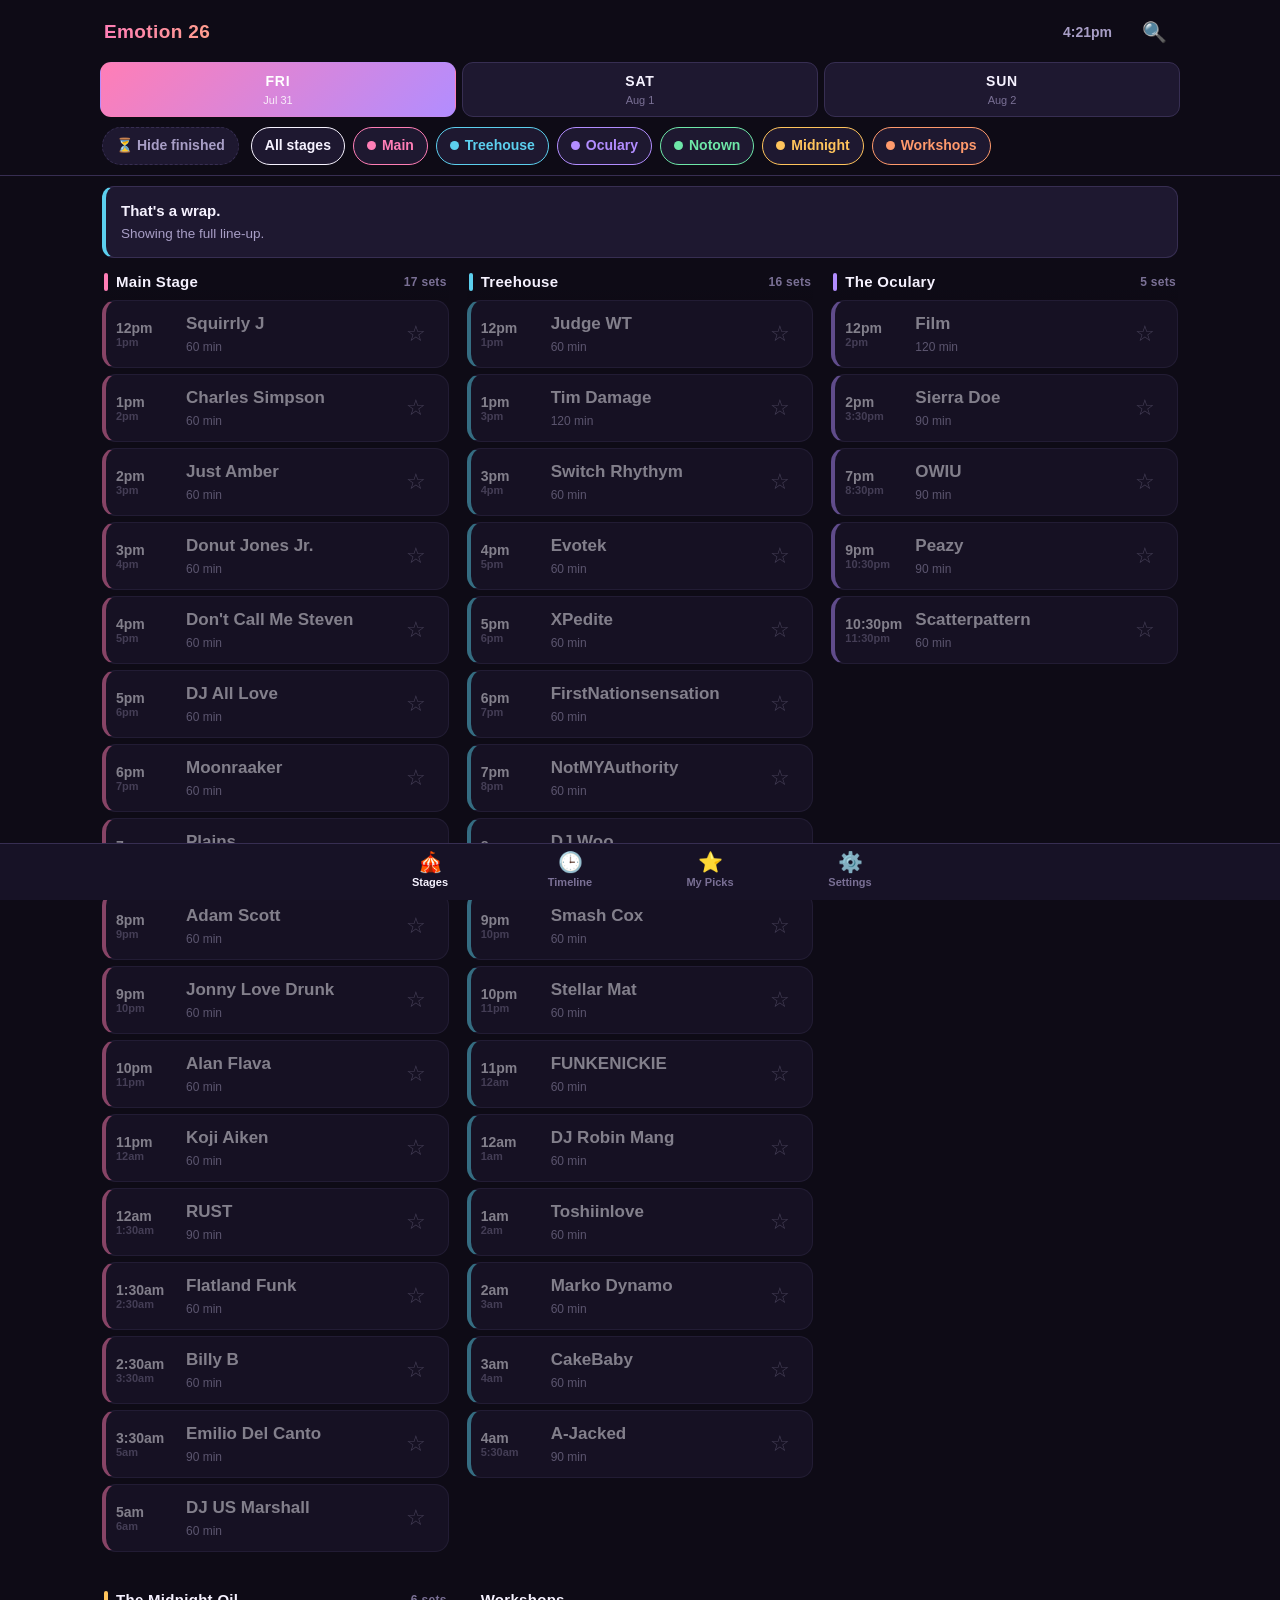
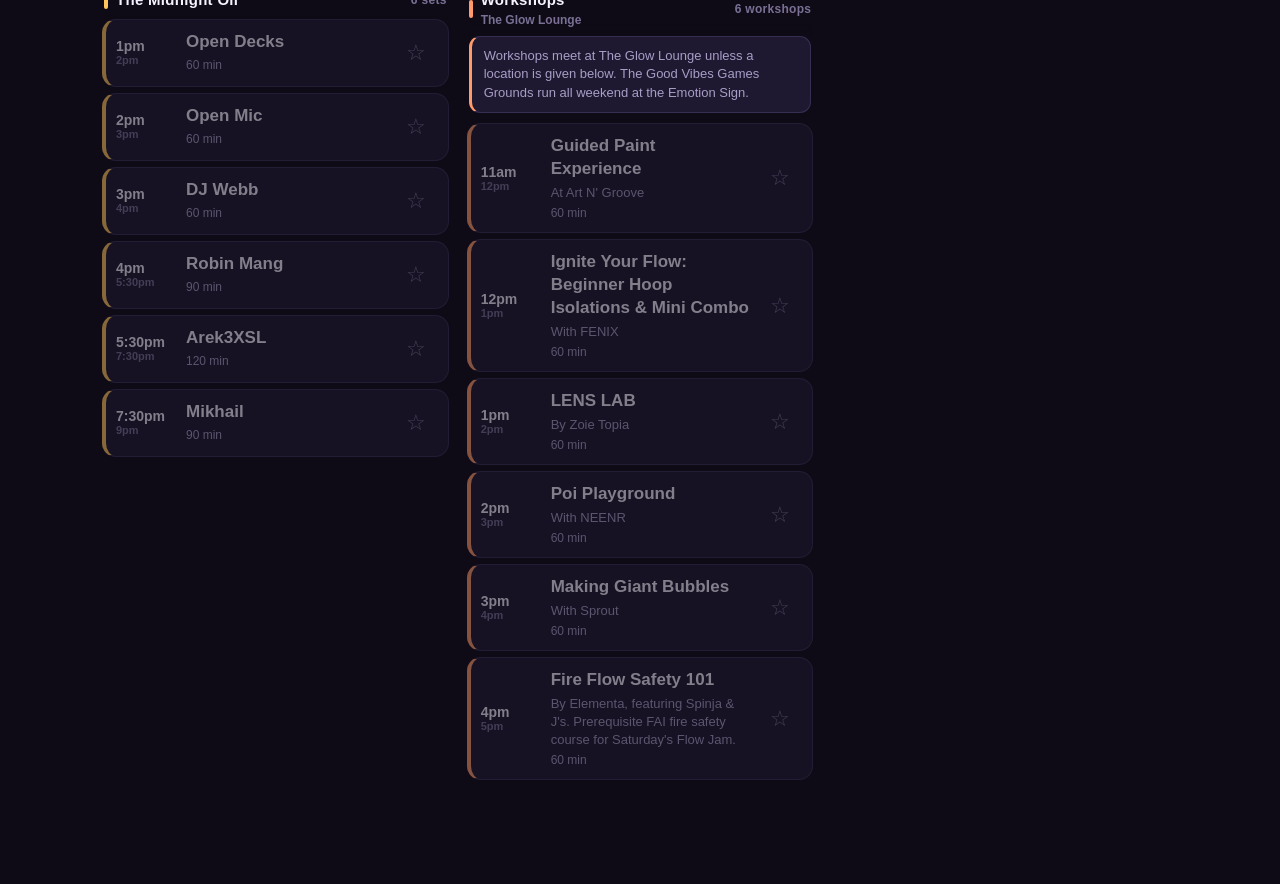
<file: index.html>
<!DOCTYPE html>
<html lang="en" data-theme="dark">
<head>
<meta charset="utf-8">
<meta name="viewport" content="width=device-width, initial-scale=1, viewport-fit=cover">
<meta name="theme-color" content="#0e0b16">
<meta name="description" content="Emotion 26 — the full three-day lineup across five stages, plus the workshop track. Star your sets, get a heads-up before each one, works with no signal.">

<!-- Link previews. og:image must be an absolute URL or scrapers ignore it. -->
<meta property="og:type" content="website">
<meta property="og:site_name" content="Emotion 26">
<meta property="og:title" content="Emotion 26 — Festival Schedule">
<meta property="og:description" content="Fri–Sun, July 31 – August 2, 2026. Five stages plus workshops, 152 sessions. Star the ones you want and get a heads-up before each starts. Works with no signal.">
<meta property="og:url" content="https://sociussolutions.github.io/emotion26/">
<meta property="og:image" content="https://sociussolutions.github.io/emotion26/assets/og.png">
<meta property="og:image:width" content="1200">
<meta property="og:image:height" content="630">
<meta property="og:image:alt" content="Emotion 26 — full lineup, five stages plus workshops, July 31 to August 2, 2026.">
<meta name="twitter:card" content="summary_large_image">
<meta name="twitter:title" content="Emotion 26 — Festival Schedule">
<meta name="twitter:description" content="Five stages plus workshops, 152 sessions. Star the ones you want and get a heads-up before each starts.">
<meta name="twitter:image" content="https://sociussolutions.github.io/emotion26/assets/og.png">

<meta name="apple-mobile-web-app-capable" content="yes">
<meta name="apple-mobile-web-app-status-bar-style" content="black-translucent">
<meta name="apple-mobile-web-app-title" content="Emotion 26">
<title>Emotion 26 — Schedule</title>
<link rel="manifest" href="manifest.webmanifest">
<link rel="icon" href="assets/icon.svg" type="image/svg+xml">
<link rel="apple-touch-icon" href="assets/icon-180.png">
<link rel="stylesheet" href="css/app.css">
</head>
<body>

<header class="app-head">
  <div class="head-row">
    <div class="brand" id="brand">Emotion 26</div>
    <button class="clock" id="clock" title="Jump to what's on now" aria-label="Jump to what's on now"></button>
    <button class="icon-btn" id="searchToggle" aria-pressed="false" aria-label="Search artists">🔍</button>
  </div>

  <div class="searchwrap" id="searchWrap">
    <input type="search" id="search" placeholder="Search artists…" autocomplete="off"
           enterkeyhint="search" aria-label="Search artists">
  </div>

  <div class="days" id="days" role="tablist" aria-label="Festival day"></div>

  <div class="filters" id="stageFilters" aria-label="Filter by stage"></div>
</header>

<section class="nowbar" id="nowbar" hidden>
  <h2 id="nowTitle">On now</h2>
  <div class="now-scroll" id="nowScroll"></div>
</section>

<main id="view" aria-live="polite"></main>

<div class="installbar" id="installBar" hidden>
  <div class="ib-icon" aria-hidden="true">
    <img src="assets/icon-192.png" alt="" width="44" height="44">
  </div>
  <div class="ib-text">
    <strong id="installTitle">Add to your home screen</strong>
    <span id="installBody">Works with no signal, and it's the only way to get set reminders.</span>
  </div>
  <button class="ib-go" id="installGo" hidden>Install</button>
  <button class="ib-x" id="installClose" aria-label="Dismiss">✕</button>
</div>

<nav class="tabbar" role="tablist" aria-label="Views">
  <button data-view="stages"   role="tab" aria-selected="true"><span class="ic">🎪</span>Stages</button>
  <button data-view="timeline" role="tab" aria-selected="false"><span class="ic">🕒</span>Timeline</button>
  <button data-view="mine"     role="tab" aria-selected="false"><span class="ic">⭐</span>My Picks<span class="pill" id="pickCount" hidden>0</span></button>
  <button data-view="settings" role="tab" aria-selected="false"><span class="ic">⚙️</span>Settings</button>
</nav>

<div class="sheet-back" id="sheetBack" hidden>
  <div class="sheet" role="dialog" aria-modal="true" aria-labelledby="sheetTitle">
    <div class="grab"></div>
    <h2 id="sheetTitle">Settings</h2>

    <h3>Reminders</h3>
    <div class="row">
      <div class="lbl">Notify me before my sets
        <small id="notifyState">Off</small>
      </div>
      <button class="switch" id="notifyToggle" aria-pressed="false" aria-label="Enable reminders"></button>
    </div>
    <div class="row">
      <div class="lbl">Heads-up time</div>
      <div class="seg" id="leadSeg" role="group" aria-label="Reminder lead time">
        <button data-lead="5"  aria-pressed="false">5m</button>
        <button data-lead="10" aria-pressed="true">10m</button>
        <button data-lead="15" aria-pressed="false">15m</button>
        <button data-lead="30" aria-pressed="false">30m</button>
      </div>
    </div>
    <p class="note" id="notifyNote">
      Reminders fire from this page, so keep it open — or add it to your home screen
      (Share → Add to Home Screen) and leave it running in the background.
      This also covers the occasional festival announcement.
    </p>
    <button class="btn" id="testNotify">Send a test reminder</button>

    <h3>Display</h3>
    <div class="row">
      <div class="lbl">Theme</div>
      <div class="seg" id="themeSeg" role="group" aria-label="Theme">
        <button data-theme="dark"  aria-pressed="true">Dark</button>
        <button data-theme="light" aria-pressed="false">Light</button>
      </div>
    </div>
    <div class="row">
      <div class="lbl">Hide sets that already ended
        <small>Same as the ⏳ chip on the schedule</small>
      </div>
      <button class="switch" id="hidePastToggle" aria-pressed="false" aria-label="Hide past sets"></button>
    </div>
    <div class="row">
      <div class="lbl">Clock
        <small>12-hour or 24-hour</small>
      </div>
      <div class="seg" id="clockSeg" role="group" aria-label="Clock format">
        <button data-clock="12" aria-pressed="true">12h</button>
        <button data-clock="24" aria-pressed="false">24h</button>
      </div>
    </div>

    <h3>This app</h3>
    <div class="row">
      <div class="lbl">Add to home screen
        <small id="installState">Opens full-screen, works offline, and reminders only fire from here on iPhone.</small>
      </div>
      <div class="seg"><button id="installFromSettings" hidden>Install</button></div>
    </div>
    <p class="note" id="installDiag"></p>

    <h3>Share</h3>
    <div class="seg qr-seg" id="qrSeg" role="group" aria-label="What to share">
      <button data-qr="app" aria-pressed="true">The schedule</button>
      <button data-qr="mine" aria-pressed="false">My picks</button>
    </div>

    <div class="qr-card">
      <button class="qr-holder" id="qrHolder" aria-label="Show the code full screen">
        <canvas id="qrCanvas" width="320" height="320" role="img"
                aria-label="QR code linking to the schedule"></canvas>
      </button>
      <p class="qr-cap" id="qrCap">Point a phone camera at this to open the schedule.</p>
      <p class="qr-url" id="qrUrl"></p>
    </div>

    <button class="btn primary" id="shareBtn">Share my schedule</button>
    <button class="btn" id="copyLinkBtn">Copy link</button>
    <button class="btn" id="copyTextBtn">Copy my picks as text</button>
    <button class="btn danger" id="clearBtn">Clear all picks</button>
    <p class="note" id="storeNote"></p>

    <h3>Version</h3>
    <div class="row">
      <div class="lbl">You're running <strong id="verNum">—</strong>
        <small id="verWhen">—</small>
      </div>
    </div>
    <button class="btn" id="refreshBtn">Check for updates</button>
    <p class="note">
      Not seeing a change that should be there? Tap <strong>Check for updates</strong> —
      it clears the saved copy of the app and reloads. Your starred sets are kept.
    </p>
    <p class="note">
      Still stuck? Pull down to refresh twice — the first reload fetches the
      update, the second shows it. If it's on your home screen, close it fully
      and reopen. As a last resort, clear this site's data in your browser
      settings; you'll lose your picks, so grab a share link first.
    </p>

    <h3>About</h3>
    <p class="about">
      The full <strong>Emotion 26</strong> line-up — five stages plus workshops —
      in one page that keeps working when the signal doesn't.
    </p>
    <p class="about">
      Developed by <strong>Randal Boiteau</strong> / DJ Alphagroove<br>
      <a href="mailto:djalpha@gmail.com">djalpha@gmail.com</a>
    </p>
    <p class="about dim">
      Times are transcribed from the printed schedules. Spot something wrong?
      Send it over and it'll be fixed.
    </p>

    <button class="btn" id="closeSheet" style="margin-top:20px">Done</button>
  </div>
</div>

<div class="qr-full" id="qrFull" hidden>
  <button class="qr-full-close" id="qrFullClose" aria-label="Close">✕</button>
  <div class="qr-full-inner">
    <canvas id="qrFullCanvas" role="img" aria-label="QR code linking to the schedule"></canvas>
    <p id="qrFullCap">Scan to open the Emotion 26 schedule</p>
  </div>
</div>

<div id="toast" role="status" aria-live="polite"></div>

<script src="js/qr.js"></script>
<script src="js/data.js"></script>
<script src="js/app.js"></script>
</body>
</html>
</file>
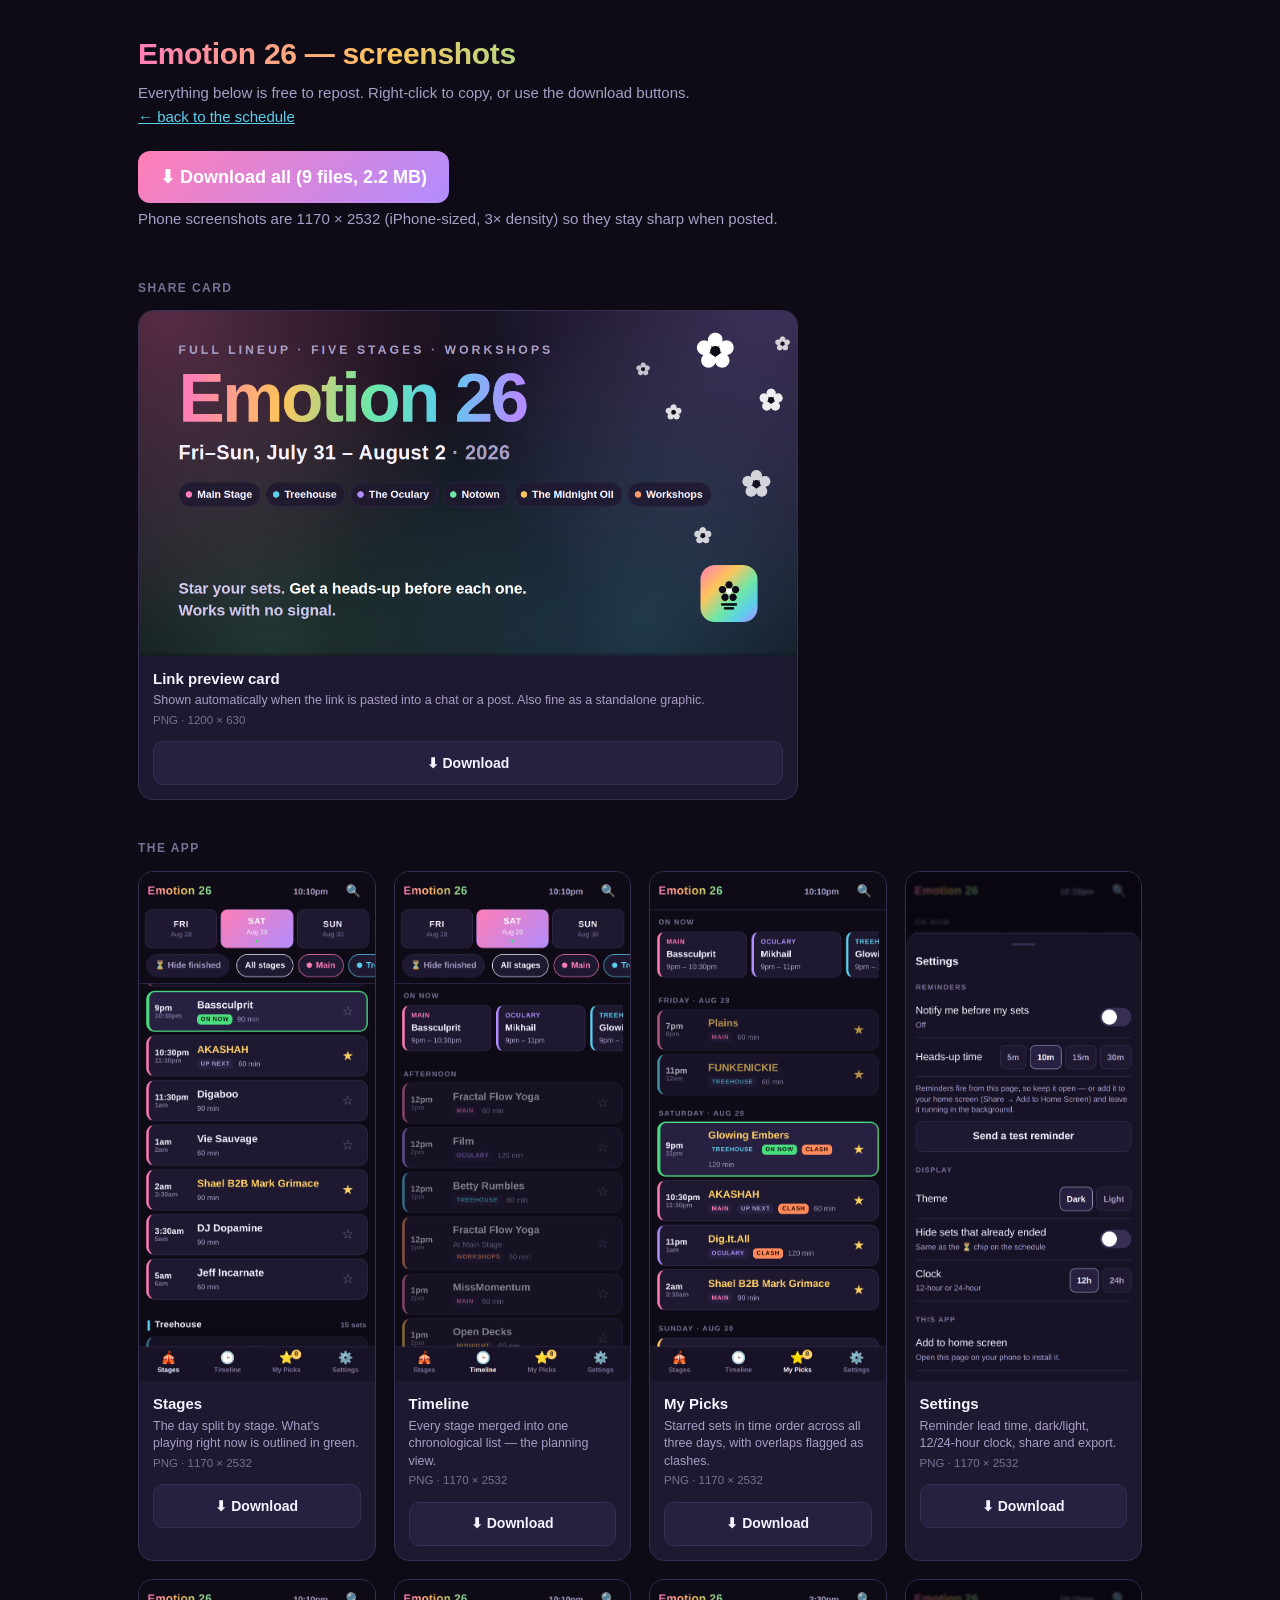
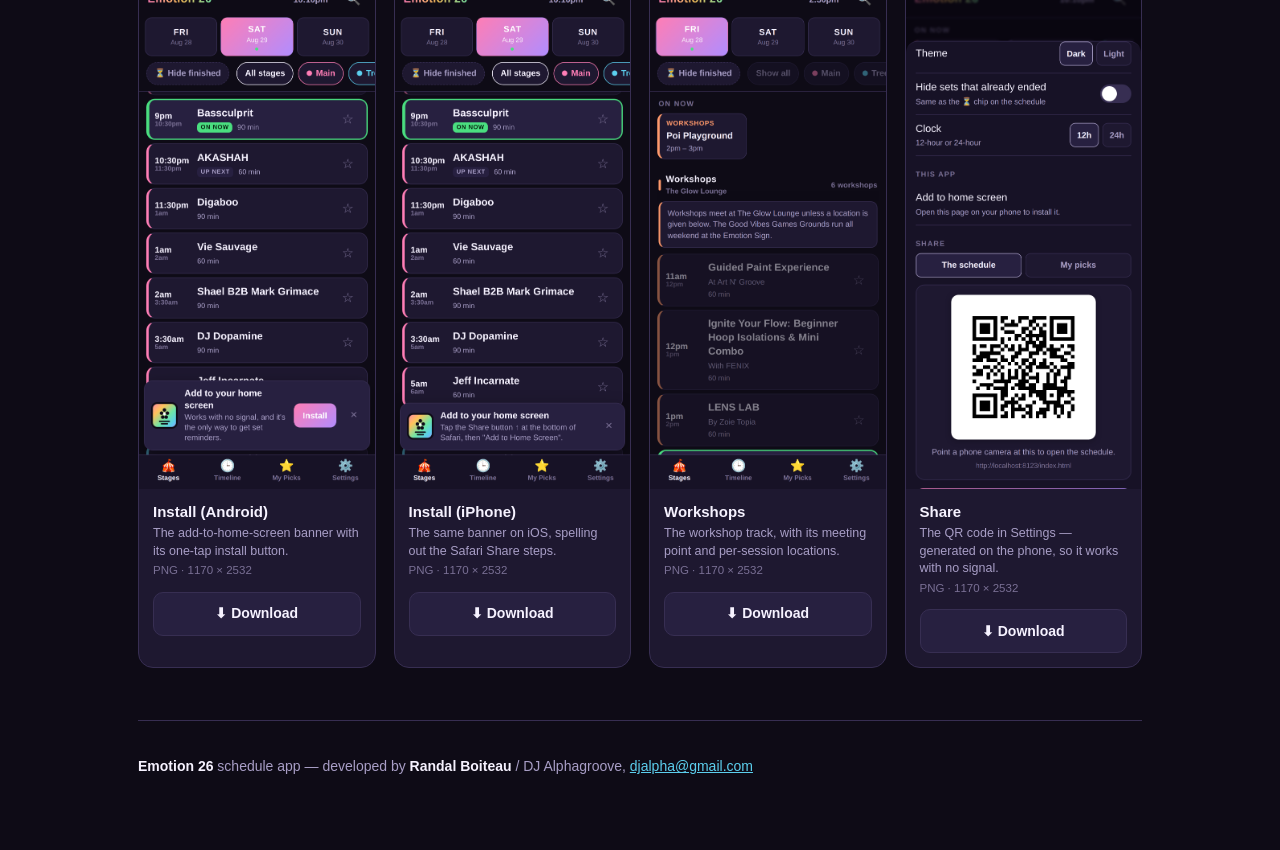
<file: press.html>
<!DOCTYPE html>
<html lang="en" data-theme="dark">
<head>
<meta charset="utf-8">
<meta name="viewport" content="width=device-width, initial-scale=1, viewport-fit=cover">
<meta name="theme-color" content="#0e0b16">
<meta name="robots" content="noindex">
<meta name="description" content="Downloadable screenshots and share card for the Emotion 26 schedule app.">
<title>Emotion 26 — Screenshots</title>
<link rel="icon" href="assets/icon.svg" type="image/svg+xml">
<link rel="stylesheet" href="css/app.css">
<style>
  body { padding: 0 0 60px; }
  .wrap { max-width: 1040px; margin: 0 auto; padding: 0 18px; }

  header.press {
    padding: 34px 0 6px;
  }
  header.press h1 {
    font-size: 30px; font-weight: 900; letter-spacing: -.01em; margin: 0 0 8px;
    background: linear-gradient(92deg, #ff7eb6, #ffc45c, #6ee7a8, #5ccfee, #b28dff);
    -webkit-background-clip: text; background-clip: text; color: transparent;
  }
  header.press p { color: var(--text-dim); margin: 0 0 4px; font-size: 15px; }
  header.press a.home { color: #5ccfee; }

  .allbtn {
    display: inline-flex; align-items: center; gap: 10px;
    margin: 20px 0 6px; padding: 14px 22px; border-radius: 12px;
    background: linear-gradient(135deg, #ff7eb6, #b28dff); color: #fff;
    font-weight: 800; text-decoration: none; min-height: var(--tap);
  }
  .hint { font-size: 13px; color: var(--text-dimmer); margin: 8px 0 0; }

  h2.sec {
    font-size: 12px; letter-spacing: .12em; text-transform: uppercase;
    color: var(--text-dimmer); margin: 40px 0 14px;
  }

  .gallery { display: grid; gap: 18px; grid-template-columns: repeat(auto-fill, minmax(210px, 1fr)); }
  .gallery.wide { grid-template-columns: 1fr; max-width: 660px; }

  figure {
    margin: 0; background: var(--card); border: 1px solid var(--line);
    border-radius: 15px; overflow: hidden; display: flex; flex-direction: column;
  }
  figure .shot { background: #08060f; display: block; }
  figure .shot img { display: block; width: 100%; height: auto; }
  figcaption { padding: 13px 14px 14px; display: flex; flex-direction: column; gap: 3px; }
  figcaption .t { font-size: 15px; font-weight: 800; }
  figcaption .d { font-size: 12.5px; color: var(--text-dim); line-height: 1.4; }
  figcaption .m { font-size: 11.5px; color: var(--text-dimmer); font-variant-numeric: tabular-nums; }

  .dl {
    margin-top: 10px; display: inline-flex; align-items: center; justify-content: center; gap: 7px;
    padding: 10px 14px; border-radius: 10px;
    background: var(--card-2); border: 1px solid var(--line);
    color: var(--text); text-decoration: none; font-size: 14px; font-weight: 700;
    min-height: var(--tap);
  }
  .dl:hover { border-color: var(--text-dim); }

  .credit {
    margin: 52px 0 0; padding-top: 22px; border-top: 1px solid var(--line);
    font-size: 14px; color: var(--text-dim);
  }
  .credit strong { color: var(--text); }
  .credit a { color: #5ccfee; }
</style>
</head>
<body>
<div class="wrap">

  <header class="press">
    <h1>Emotion 26 — screenshots</h1>
    <p>Everything below is free to repost. Right-click to copy, or use the download buttons.</p>
    <p><a class="home" href="./">← back to the schedule</a></p>

    <a class="allbtn" href="assets/screenshots/emotion26-screenshots.zip" download>
      ⬇ Download all (9 files, 2.2&nbsp;MB)
    </a>
    <p class="hint">Phone screenshots are 1170&nbsp;×&nbsp;2532 (iPhone-sized, 3× density) so they stay sharp when posted.</p>
  </header>

  <h2 class="sec">Share card</h2>
  <div class="gallery wide">
    <figure>
      <span class="shot"><img src="assets/og.png" alt="Emotion 26 share card: festival name, dates and the stage names."></span>
      <figcaption>
        <span class="t">Link preview card</span>
        <span class="d">Shown automatically when the link is pasted into a chat or a post. Also fine as a standalone graphic.</span>
        <span class="m">PNG · 1200 × 630</span>
        <a class="dl" href="assets/og.png" download>⬇ Download</a>
      </figcaption>
    </figure>
  </div>

  <h2 class="sec">The app</h2>
  <div class="gallery" id="gallery"></div>

  <footer class="credit">
    <p><strong>Emotion 26</strong> schedule app — developed by
       <strong>Randal Boiteau</strong> / DJ Alphagroove,
       <a href="mailto:djalpha@gmail.com">djalpha@gmail.com</a></p>
  </footer>

</div>

<script>
  var SHOTS = [
    ['1-stages',       'Stages',           "The day split by stage. What's playing right now is outlined in green."],
    ['2-timeline',     'Timeline',         'Every stage merged into one chronological list — the planning view.'],
    ['3-mypicks',      'My Picks',         'Starred sets in time order across all three days, with overlaps flagged as clashes.'],
    ['4-settings',     'Settings',         'Reminder lead time, dark/light, 12/24-hour clock, share and export.'],
    ['5-install',      'Install (Android)','The add-to-home-screen banner with its one-tap install button.'],
    ['5b-install-ios', 'Install (iPhone)', 'The same banner on iOS, spelling out the Safari Share steps.'],
    ['6-workshops',    'Workshops',        'The workshop track, with its meeting point and per-session locations.'],
    ['7-share-qr',     'Share',            'The QR code in Settings — generated on the phone, so it works with no signal.']
  ];

  document.getElementById('gallery').innerHTML = SHOTS.map(function (s) {
    var src = 'assets/screenshots/' + s[0] + '.png';
    return '<figure>' +
      '<span class="shot"><img loading="lazy" src="' + src + '" alt="' + s[1] + ' screen of the Emotion 26 app."></span>' +
      '<figcaption>' +
        '<span class="t">' + s[1] + '</span>' +
        '<span class="d">' + s[2] + '</span>' +
        '<span class="m">PNG · 1170 × 2532</span>' +
        '<a class="dl" href="' + src + '" download>⬇ Download</a>' +
      '</figcaption></figure>';
  }).join('');
</script>
</body>
</html>
</file>
<file: css/app.css>
/* ==========================================================================
   Emotion 26 — schedule app styles
   Mobile-first. Big type, big tap targets, readable in bright sun and at 3am.
   ========================================================================== */

:root {
  --bg:        #0e0b16;
  --bg-2:      #171226;
  --card:      #1e1830;
  --card-2:    #272040;
  --line:      #372e52;
  --text:      #f6f2ff;
  --text-dim:  #a89ec6;
  --text-dimmer: #7a7095;
  --star:      #ffd166;
  --live:      #4ade80;
  --warn:      #ff8a5c;
  --radius:    14px;
  --tap:       44px;
  --safe-b:    env(safe-area-inset-bottom, 0px);
  --safe-t:    env(safe-area-inset-top, 0px);
}

:root[data-theme='light'] {
  --bg:        #fdf9ff;
  --bg-2:      #ffffff;
  --card:      #ffffff;
  --card-2:    #f3edfb;
  --line:      #e2d8f2;
  --text:      #1b1430;
  --text-dim:  #6b6086;
  --text-dimmer: #918aa6;
  --star:      #e8a300;
  --live:      #1a9e57;
  --warn:      #c8501a;
}

* { box-sizing: border-box; -webkit-tap-highlight-color: transparent; }

html { -webkit-text-size-adjust: 100%; }

body {
  margin: 0;
  background: var(--bg);
  color: var(--text);
  font-family: -apple-system, BlinkMacSystemFont, 'Segoe UI', Roboto, 'Helvetica Neue', Arial, sans-serif;
  font-size: 17px;
  line-height: 1.35;
  overscroll-behavior-y: none;
  padding-bottom: calc(76px + var(--safe-b));
}

button, input, select { font: inherit; color: inherit; }
button { background: none; border: 0; cursor: pointer; }

.sr-only {
  position: absolute; width: 1px; height: 1px; padding: 0; margin: -1px;
  overflow: hidden; clip: rect(0 0 0 0); white-space: nowrap; border: 0;
}

/* ---------- Header ------------------------------------------------------ */

header.app-head {
  position: sticky; top: 0; z-index: 40;
  background: var(--bg);
  padding-top: var(--safe-t);
  border-bottom: 1px solid var(--line);
}

.head-row {
  display: flex; align-items: center; gap: 10px;
  padding: 10px 14px 8px;
}

.brand {
  font-size: 19px; font-weight: 800; letter-spacing: .02em;
  background: linear-gradient(92deg, #ff7eb6, #ffc45c, #6ee7a8, #5ccfee, #b28dff);
  -webkit-background-clip: text; background-clip: text; color: transparent;
  flex: 1; min-width: 0; white-space: nowrap; overflow: hidden; text-overflow: ellipsis;
}

.clock {
  font-variant-numeric: tabular-nums;
  font-size: 14px; font-weight: 700; color: var(--text-dim);
  padding: 8px 10px; border-radius: 9px; cursor: pointer;
}
.clock:active { background: var(--card-2); }

.icon-btn {
  width: var(--tap); height: var(--tap); min-width: var(--tap);
  display: grid; place-items: center;
  border-radius: 11px; font-size: 20px; color: var(--text-dim);
}
.icon-btn:active { background: var(--card-2); }
.icon-btn[aria-pressed='true'] { color: var(--star); }

/* ---------- Day tabs ---------------------------------------------------- */

.days { display: flex; gap: 6px; padding: 0 10px 10px; }

.day-tab {
  flex: 1;
  padding: 9px 4px 8px;
  border-radius: 11px;
  background: var(--card);
  border: 1px solid var(--line);
  text-align: center;
  min-height: var(--tap);
}
.day-tab .d-name { font-size: 14px; font-weight: 800; letter-spacing: .06em; }
.day-tab .d-date { font-size: 11px; color: var(--text-dimmer); margin-top: 2px; }
.day-tab[aria-selected='true'] {
  background: linear-gradient(135deg, #ff7eb6, #b28dff);
  border-color: transparent; color: #fff;
}
.day-tab[aria-selected='true'] .d-date { color: rgba(255,255,255,.85); }
.day-tab.is-today::after {
  content: ''; display: block; width: 5px; height: 5px; border-radius: 50%;
  background: var(--live); margin: 4px auto 0;
}

/* ---------- Filter bar -------------------------------------------------- */

.filters {
  display: flex; gap: 8px; padding: 0 12px 10px;
  overflow-x: auto; scrollbar-width: none;
}
.filters::-webkit-scrollbar { display: none; }

.chip {
  flex: 0 0 auto;
  padding: 8px 13px;
  border-radius: 999px;
  background: var(--card);
  border: 1px solid var(--line);
  font-size: 14px; font-weight: 700; color: var(--text-dim);
  min-height: 38px;
  display: inline-flex; align-items: center; gap: 6px;
}
.chip .dot { width: 9px; height: 9px; border-radius: 50%; background: currentColor; }
.chip[aria-pressed='true'] { color: var(--text); border-color: currentColor; }
.chip[aria-pressed='false'] { opacity: .45; }

/* The time filter is not a stage — keep it visually separate from the colour
   chips so the row doesn't read as six stages plus a mystery seventh. */
.chip-time {
  border-style: dashed;
  margin-right: 4px;
}
.chip-time[aria-pressed='true'] {
  background: var(--live); border-color: transparent; border-style: solid;
  color: #06210f; opacity: 1;
}
.chip-time[aria-pressed='false'] { opacity: 1; color: var(--text-dim); }

/* Announcement card — deliberately louder than the rest of the list, since it
   is the only thing on screen nobody asked for. */
.ann {
  position: relative;
  margin: 12px 0 6px;
  background: var(--card-2);
  border: 1px solid #6ee7a8;
  border-radius: 15px;
  overflow: hidden;
}
.ann img {
  display: block; width: 100%; height: auto;
  border-bottom: 1px solid var(--line);
}
.ann-body { padding: 13px 46px 14px 15px; }
.ann-title { font-size: 17px; font-weight: 800; color: var(--text); }
.ann-text { font-size: 14.5px; color: var(--text-dim); margin-top: 3px; }
.ann-time {
  font-size: 11px; font-weight: 800; letter-spacing: .08em; text-transform: uppercase;
  color: var(--live); margin-top: 7px;
}
.ann-x {
  position: absolute; top: 6px; right: 6px;
  width: 38px; height: 38px; display: grid; place-items: center;
  border-radius: 10px; font-size: 14px; color: #fff;
  background: rgba(0,0,0,.45);
}

.status-bar {
  margin: 10px 0 4px; padding: 13px 15px;
  background: var(--card);
  border: 1px solid var(--line);
  border-left: 4px solid #5ccfee;
  border-radius: 12px;
  font-size: 13.5px; line-height: 1.45; color: var(--text-dim);
}
.status-bar strong { display: block; color: var(--text); font-size: 15px; margin-bottom: 3px; }

.hidden-bar {
  display: flex; align-items: center; gap: 10px; width: 100%;
  margin: 10px 0 4px; padding: 11px 14px;
  background: var(--card); border: 1px dashed var(--line);
  border-radius: 12px;
  font-size: 13.5px; color: var(--text-dim); text-align: left;
  min-height: var(--tap);
}
.hidden-bar .act { margin-left: auto; font-weight: 800; color: var(--text); }

.searchwrap { padding: 0 12px 10px; display: none; }
.searchwrap.open { display: block; }
.searchwrap input {
  width: 100%; padding: 11px 13px; border-radius: 11px;
  background: var(--card); border: 1px solid var(--line); color: var(--text);
  min-height: var(--tap);
}
.searchwrap input::placeholder { color: var(--text-dimmer); }

/* ---------- Now bar ----------------------------------------------------- */

.nowbar { padding: 4px 12px 12px; }
.nowbar h2 {
  font-size: 12px; letter-spacing: .12em; text-transform: uppercase;
  color: var(--text-dimmer); margin: 8px 2px;
}
.now-scroll { display: flex; gap: 8px; overflow-x: auto; scrollbar-width: none; padding-bottom: 2px; }
.now-scroll::-webkit-scrollbar { display: none; }
.now-card {
  flex: 0 0 auto; min-width: 148px; max-width: 220px;
  background: var(--card); border: 1px solid var(--line);
  border-left: 4px solid var(--sc, var(--line));
  border-radius: 12px; padding: 9px 11px; text-align: left;
}
.now-card .n-stage { font-size: 11px; font-weight: 800; letter-spacing: .06em; color: var(--sc); text-transform: uppercase; }
.now-card .n-artist { font-size: 15px; font-weight: 700; margin-top: 3px; }
.now-card .n-time { font-size: 12px; color: var(--text-dim); margin-top: 2px; font-variant-numeric: tabular-nums; }

/* ---------- Schedule list ----------------------------------------------- */

main { padding: 0 12px; }

.stage-group { margin-bottom: 22px; }

.stage-head {
  position: sticky; top: 0; z-index: 10;
  display: flex; align-items: center; gap: 8px;
  padding: 10px 2px 8px;
  background: linear-gradient(var(--bg) 72%, transparent);
  font-size: 15px; font-weight: 800; letter-spacing: .02em;
}
.stage-head .bar { width: 4px; height: 18px; border-radius: 3px; background: var(--sc); }
.stage-head .count { margin-left: auto; font-size: 12px; font-weight: 600; color: var(--text-dimmer); }
.stage-head .venue {
  display: block; font-size: 12px; font-weight: 600; color: var(--text-dimmer);
  letter-spacing: 0; margin-top: 1px;
}

.stage-note {
  margin: 0 2px 10px;
  padding: 10px 12px;
  background: var(--card);
  border: 1px solid var(--line);
  border-left: 3px solid var(--sc, var(--line));
  border-radius: 11px;
  font-size: 13px; line-height: 1.42; color: var(--text-dim);
}

.timegroup-head {
  padding: 16px 2px 6px;
  font-size: 12px; font-weight: 800; letter-spacing: .12em;
  color: var(--text-dimmer); text-transform: uppercase;
}

/* A single set row */
.set {
  display: grid;
  grid-template-columns: 62px 1fr var(--tap);
  align-items: center;
  gap: 8px;
  width: 100%;
  padding: 11px 10px;
  margin-bottom: 6px;
  background: var(--card);
  border: 1px solid var(--line);
  border-left: 4px solid var(--sc, var(--line));
  border-radius: var(--radius);
  text-align: left;
  min-height: 58px;
}

.set.is-live {
  background: var(--card-2);
  border-color: var(--live);
  box-shadow: 0 0 0 1px var(--live) inset;
}
.set.is-past { opacity: .5; }
.set.is-past.is-picked { opacity: .68; }
.set.is-picked .s-artist { color: var(--star); }

.s-time {
  font-variant-numeric: tabular-nums;
  font-size: 14px; font-weight: 800; line-height: 1.15;
}
.s-time .s-end { display: block; font-size: 11px; font-weight: 600; color: var(--text-dimmer); }

.s-body { min-width: 0; }
.s-artist {
  font-size: 17px; font-weight: 700;
  overflow-wrap: anywhere;
}
.s-note {
  font-size: 13px; line-height: 1.38; color: var(--text-dim);
  margin-top: 3px; overflow-wrap: anywhere;
}
.s-meta { font-size: 12px; color: var(--text-dim); margin-top: 3px; display: flex; flex-wrap: wrap; gap: 8px; }

.badge {
  font-size: 10px; font-weight: 800; letter-spacing: .07em; text-transform: uppercase;
  padding: 2px 6px; border-radius: 6px;
}
.badge.live { background: var(--live); color: #06210f; }
.badge.next { background: var(--card-2); color: var(--text-dim); }
.badge.clash { background: var(--warn); color: #2a0e00; }
.badge.stage { background: var(--card-2); color: var(--sc); }

.star-btn {
  width: var(--tap); height: var(--tap);
  display: grid; place-items: center;
  font-size: 22px; line-height: 1; color: var(--text-dimmer);
  border-radius: 11px;
}
.star-btn[aria-pressed='true'] { color: var(--star); }
.star-btn:active { background: var(--card-2); }

.empty {
  padding: 42px 18px; text-align: center; color: var(--text-dim);
}
.empty .big { font-size: 40px; margin-bottom: 10px; }
.empty p { margin: 6px 0; }

/* ---------- Bottom nav -------------------------------------------------- */

nav.tabbar {
  position: fixed; left: 0; right: 0; bottom: 0; z-index: 50;
  display: flex;
  background: var(--bg-2);
  border-top: 1px solid var(--line);
  padding-bottom: var(--safe-b);
}
.tabbar button {
  flex: 1; padding: 8px 2px 7px;
  display: flex; flex-direction: column; align-items: center; gap: 3px;
  font-size: 11px; font-weight: 700; color: var(--text-dimmer);
  min-height: 56px;
}
.tabbar button .ic { font-size: 20px; line-height: 1; }
.tabbar button[aria-selected='true'] { color: var(--text); }
.tabbar button[aria-selected='true'] .ic { filter: saturate(1.4); }
.tabbar .pill {
  position: absolute; transform: translate(16px, -4px);
  background: var(--star); color: #2a1d00;
  font-size: 10px; font-weight: 800; border-radius: 999px; padding: 1px 5px;
}

/* ---------- Install banner ---------------------------------------------- */

.installbar {
  position: fixed; left: 8px; right: 8px; z-index: 45;
  bottom: calc(64px + var(--safe-b));
  display: flex; align-items: center; gap: 11px;
  padding: 11px 8px 11px 11px;
  background: var(--card-2);
  border: 1px solid var(--line);
  border-radius: 15px;
  box-shadow: 0 10px 28px rgba(0,0,0,.42);
  animation: ib-in .28s ease-out;
}
/* display:flex above would otherwise beat the UA rule for [hidden] */
.installbar[hidden] { display: none; }
@keyframes ib-in { from { opacity: 0; transform: translateY(12px); } }

/* keep the banner from covering the last row of the list */
body.has-installbar { padding-bottom: calc(168px + var(--safe-b)); }

.installbar .ib-icon img { display: block; border-radius: 10px; }
.installbar .ib-text { flex: 1; min-width: 0; font-size: 13px; color: var(--text-dim); line-height: 1.3; }
.installbar .ib-text strong { display: block; font-size: 15px; color: var(--text); margin-bottom: 2px; }

.installbar .ib-go {
  flex: 0 0 auto; padding: 10px 15px; border-radius: 10px;
  background: linear-gradient(135deg, #ff7eb6, #b28dff); color: #fff;
  font-size: 14px; font-weight: 800; min-height: 40px;
}
.installbar .ib-x {
  flex: 0 0 auto; width: 36px; height: 36px; display: grid; place-items: center;
  color: var(--text-dimmer); font-size: 15px; border-radius: 9px;
}
.installbar .ib-x:active { background: var(--card); }

@media (min-width: 700px) {
  .installbar { left: auto; right: 16px; bottom: 16px; max-width: 420px; }
}

/* ---------- Sheet (settings) -------------------------------------------- */

.sheet-back {
  position: fixed; inset: 0; z-index: 60;
  background: rgba(6,3,14,.6);
  backdrop-filter: blur(2px);
  display: none;
}
.sheet-back.open { display: block; }

.sheet {
  position: absolute; left: 0; right: 0; bottom: 0;
  max-height: 88vh; overflow-y: auto;
  background: var(--bg-2);
  border-radius: 20px 20px 0 0;
  border-top: 1px solid var(--line);
  padding: 8px 16px calc(24px + var(--safe-b));
}
.sheet .grab { width: 40px; height: 4px; border-radius: 2px; background: var(--line); margin: 8px auto 14px; }
.sheet h2 { font-size: 18px; margin: 0 0 4px; }
.sheet h3 {
  font-size: 12px; letter-spacing: .12em; text-transform: uppercase;
  color: var(--text-dimmer); margin: 22px 0 8px;
}

.row {
  display: flex; align-items: center; gap: 12px;
  padding: 12px 0; border-bottom: 1px solid var(--line);
  min-height: var(--tap);
}
.row:last-child { border-bottom: 0; }
.row .lbl { flex: 1; min-width: 0; }
.row .lbl small { display: block; color: var(--text-dim); font-size: 13px; margin-top: 3px; }

.switch {
  width: 52px; height: 31px; border-radius: 999px; background: var(--line);
  position: relative; flex: 0 0 auto; transition: background .15s;
}
.switch::after {
  content: ''; position: absolute; top: 3px; left: 3px;
  width: 25px; height: 25px; border-radius: 50%; background: #fff;
  transition: transform .15s;
}
.switch[aria-pressed='true'] { background: var(--live); }
.switch[aria-pressed='true']::after { transform: translateX(21px); }

.seg { display: flex; gap: 6px; flex: 0 0 auto; }
.seg button {
  padding: 8px 11px; border-radius: 9px; background: var(--card);
  border: 1px solid var(--line); font-size: 14px; font-weight: 700;
  color: var(--text-dim); min-height: 40px;
}
.seg button[aria-pressed='true'] { background: var(--card-2); color: var(--text); border-color: var(--text-dim); }

.btn {
  display: block; width: 100%; padding: 13px; margin-top: 10px;
  border-radius: 12px; background: var(--card); border: 1px solid var(--line);
  font-weight: 700; text-align: center; min-height: var(--tap);
}
.btn.primary { background: linear-gradient(135deg, #ff7eb6, #b28dff); border-color: transparent; color: #fff; }
.btn.danger { color: var(--warn); }

.note { font-size: 13px; color: var(--text-dim); margin: 10px 0 0; }

.about {
  font-size: 14px; line-height: 1.5; color: var(--text-dim);
  margin: 0 0 12px;
}
.about strong { color: var(--text); font-weight: 800; }
.about a { color: #5ccfee; word-break: break-all; }
.about.dim { font-size: 12.5px; color: var(--text-dimmer); }

/* ---------- QR sharing --------------------------------------------------- */

.qr-seg { display: flex; gap: 6px; margin-bottom: 12px; }
.qr-seg button { flex: 1; }

.qr-card {
  background: var(--card); border: 1px solid var(--line);
  border-radius: 15px; padding: 16px 14px 14px;
  text-align: center; margin-bottom: 14px;
}

/* Always light behind the code — scanners need the contrast, and a dark-mode
   QR is a well-known way to make a camera give up. */
.qr-holder {
  display: inline-block; padding: 12px;
  background: #fff; border-radius: 12px; line-height: 0;
  box-shadow: 0 2px 10px rgba(0,0,0,.25);
}
.qr-holder canvas {
  display: block; width: 216px; height: 216px;
  image-rendering: pixelated;   /* keep module edges crisp when scaled */
}

.qr-cap { font-size: 13.5px; color: var(--text-dim); margin: 12px 4px 0; line-height: 1.4; }
.qr-url {
  font-size: 11.5px; color: var(--text-dimmer); margin: 6px 4px 0;
  overflow-wrap: anywhere; line-height: 1.35;
}

.qr-full {
  position: fixed; inset: 0; z-index: 80;
  background: #fff; color: #111;
  display: flex; align-items: center; justify-content: center;
  padding: calc(20px + var(--safe-t)) 20px calc(20px + var(--safe-b));
}
.qr-full[hidden] { display: none; }
.qr-full-inner { text-align: center; max-width: 100%; }
.qr-full canvas {
  display: block; margin: 0 auto;
  width: min(84vw, 84vh, 560px); height: min(84vw, 84vh, 560px);
  image-rendering: pixelated;
}
.qr-full p {
  margin: 20px 0 0; font-size: 16px; font-weight: 700; color: #333;
}
.qr-full-close {
  position: absolute; top: calc(10px + var(--safe-t)); right: 10px;
  width: var(--tap); height: var(--tap);
  display: grid; place-items: center;
  font-size: 20px; color: #555; border-radius: 11px;
}

/* ---------- Toast ------------------------------------------------------- */

#toast {
  position: fixed; left: 50%; bottom: calc(86px + var(--safe-b));
  transform: translateX(-50%) translateY(14px);
  z-index: 70; opacity: 0; pointer-events: none;
  background: var(--card-2); color: var(--text);
  border: 1px solid var(--line); border-radius: 999px;
  padding: 10px 18px; font-size: 14px; font-weight: 700;
  max-width: 90vw; text-align: center;
  transition: opacity .18s, transform .18s;
}
#toast.show { opacity: 1; transform: translateX(-50%) translateY(0); }

/* ---------- Wider screens ----------------------------------------------- */

@media (min-width: 700px) {
  body { font-size: 18px; }
  .head-row, .days, .filters, .searchwrap, .nowbar, main { max-width: 1100px; margin-inline: auto; }
  .grid-stages { display: grid; grid-template-columns: repeat(auto-fit, minmax(300px, 1fr)); gap: 0 18px; }
  .sheet { max-width: 560px; margin: 0 auto; border-radius: 20px; bottom: 24px; left: 16px; right: 16px; }
  nav.tabbar { justify-content: center; gap: 20px; }
  .tabbar button { flex: 0 0 120px; }
}

@media (prefers-reduced-motion: reduce) {
  * { transition: none !important; animation: none !important; }
}
</file>
